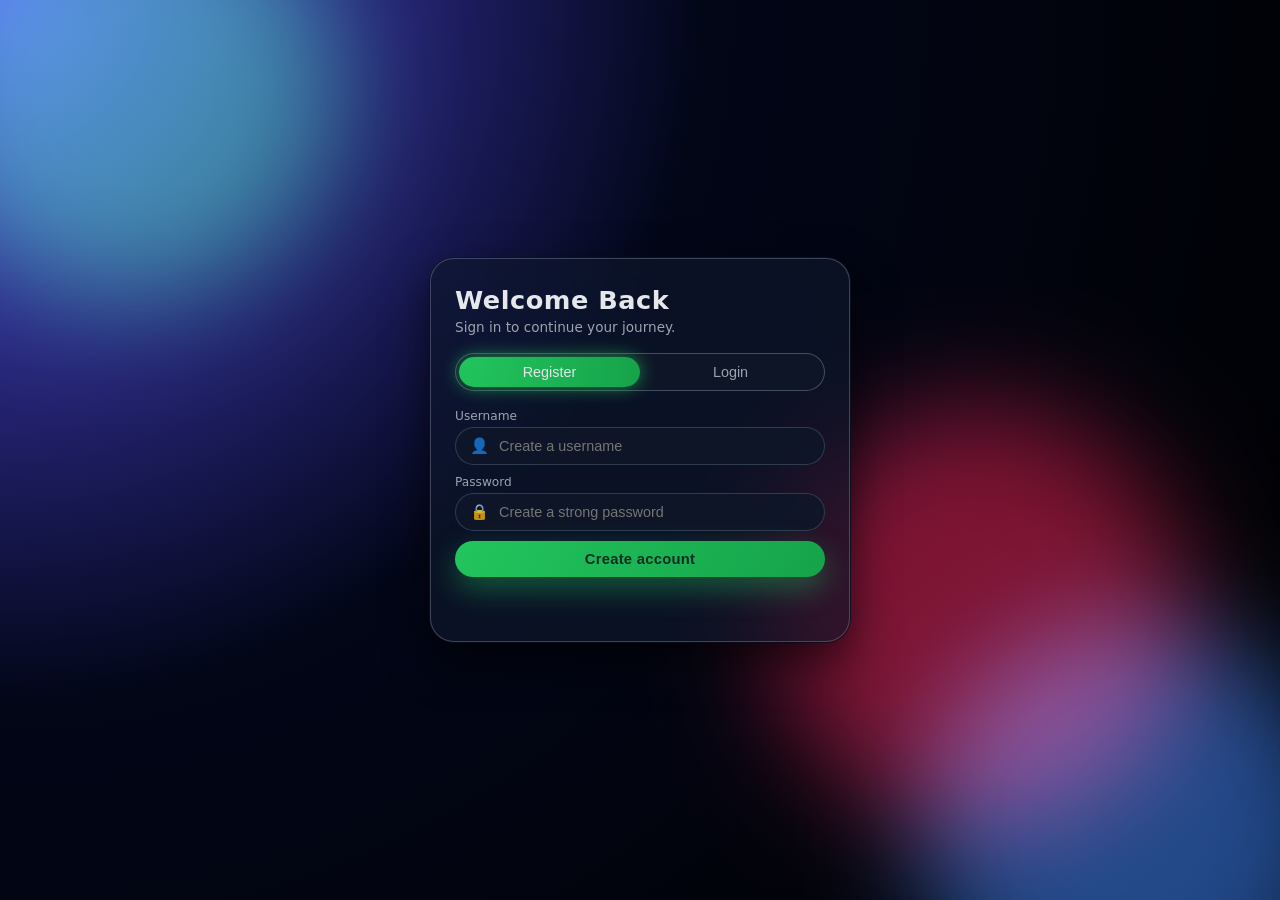
<file: index.html>
<!DOCTYPE html>
<html lang="en">
<head>
  <meta charset="UTF-8" />
  <meta name="viewport" content="width=device-width, initial-scale=1.0" />
  <title>Animated Auth | Level 2</title>
  <link rel="stylesheet" href="style.css" />
</head>
<body>
  <!-- animated background blobs -->
  <div class="bg-blob bg-blob-1"></div>
  <div class="bg-blob bg-blob-2"></div>
  <div class="bg-blob bg-blob-3"></div>

  <main class="center-wrapper">
    <section class="card" id="authCard">
      <div class="card-header">
        <h1>Welcome Back</h1>
        <p>Sign in to continue your journey.</p>
      </div>

      <div class="tabs">
        <button id="registerTab" class="tab active">Register</button>
        <button id="loginTab" class="tab">Login</button>
      </div>

      <!-- REGISTER FORM -->
      <form id="registerForm" class="form active-form" autocomplete="off">
        <div class="field">
          <label for="regUsername">Username</label>
          <div class="input-wrapper">
            <span class="icon">👤</span>
            <input type="text" id="regUsername" placeholder="Create a username" required />
          </div>
        </div>

        <div class="field">
          <label for="regPassword">Password</label>
          <div class="input-wrapper">
            <span class="icon">🔒</span>
            <input type="password" id="regPassword" placeholder="Create a strong password" required />
          </div>
        </div>

        <button type="submit" class="btn primary" data-ripple>
          Create account
        </button>
      </form>

      <!-- LOGIN FORM -->
      <form id="loginForm" class="form" autocomplete="off">
        <div class="field">
          <label for="loginUsername">Username</label>
          <div class="input-wrapper">
            <span class="icon">👤</span>
            <input type="text" id="loginUsername" placeholder="Enter your username" required />
          </div>
        </div>

        <div class="field">
          <label for="loginPassword">Password</label>
          <div class="input-wrapper">
            <span class="icon">🔑</span>
            <input type="password" id="loginPassword" placeholder="Enter your password" required />
          </div>
        </div>

        <button type="submit" class="btn primary" data-ripple>
          Login
        </button>
      </form>

      <p id="message"></p>

      <!-- SECURED PAGE INSIDE CARD -->
      <div id="securePage" class="secure hidden">
        <h2 id="secureTitle">Welcome!</h2>
        <p class="secure-text">
          You’ve unlocked the <span>secured zone</span>.  
          This area is only visible after successful login.
        </p>
        <button id="logoutBtn" class="btn ghost" data-ripple>Logout</button>
      </div>
    </section>
  </main>

  <script src="script.js"></script>
</body>
</html>
</file>
<file: style.css>
/* ===== base ===== */
*,
*::before,
*::after {
  box-sizing: border-box;
}

:root {
  --glass-bg: rgba(15, 23, 42, 0.7);
  --glass-border: rgba(148, 163, 184, 0.35);
  --accent: #22c55e;
  --accent-soft: rgba(34, 197, 94, 0.25);
  --danger: #f97373;
  --text-main: #e5e7eb;
  --text-muted: #9ca3af;
}

html,
body {
  margin: 0;
  padding: 0;
  height: 100%;
  font-family: system-ui, -apple-system, BlinkMacSystemFont, "Segoe UI", sans-serif;
  color: var(--text-main);
}

/* ===== animated background ===== */
body {
  background: radial-gradient(circle at top left, #4f46e5 0, #020617 45%, #000 100%);
  overflow: hidden;
}

.bg-blob {
  position: fixed;
  width: 420px;
  height: 420px;
  border-radius: 50%;
  filter: blur(55px);
  opacity: 0.55;
  pointer-events: none;
  mix-blend-mode: screen;
  animation: float 18s infinite alternate ease-in-out;
}

.bg-blob-1 {
  background: #22c55e;
  top: -120px;
  left: -80px;
}

.bg-blob-2 {
  background: #3b82f6;
  bottom: -140px;
  right: -60px;
  animation-delay: 2s;
}

.bg-blob-3 {
  background: #e11d48;
  top: 45%;
  left: 60%;
  animation-delay: 4s;
}

@keyframes float {
  0% {
    transform: translate3d(0, 0, 0) scale(1);
  }
  100% {
    transform: translate3d(50px, -40px, 0) scale(1.15);
  }
}

/* ===== layout ===== */
.center-wrapper {
  position: relative;
  z-index: 1;
  min-height: 100vh;
  display: flex;
  align-items: center;
  justify-content: center;
  padding: 20px;
}

/* ===== card ===== */
.card {
  width: 100%;
  max-width: 420px;
  padding: 26px 24px 24px;
  background: var(--glass-bg);
  border-radius: 24px;
  border: 1px solid var(--glass-border);
  box-shadow:
    0 18px 45px rgba(0, 0, 0, 0.6),
    0 0 0 1px rgba(15, 23, 42, 0.9);
  backdrop-filter: blur(18px) saturate(140%);
  transform-style: preserve-3d;
  animation: cardFadeIn 0.9s ease-out forwards;
}

@keyframes cardFadeIn {
  from {
    opacity: 0;
    transform: translateY(24px) scale(0.96);
  }
  to {
    opacity: 1;
    transform: translateY(0) scale(1);
  }
}

/* tilt hover / touch – default state */
.card.tilt {
  transition: transform 0.12s ease-out;
}

/* ===== header ===== */
.card-header h1 {
  margin: 0 0 4px;
  font-size: 1.6rem;
  letter-spacing: 0.02em;
}

.card-header p {
  margin: 0 0 18px;
  font-size: 0.85rem;
  color: var(--text-muted);
}

/* ===== tabs ===== */
.tabs {
  display: flex;
  padding: 3px;
  margin-bottom: 18px;
  background: rgba(15, 23, 42, 0.9);
  border-radius: 999px;
  border: 1px solid rgba(148, 163, 184, 0.4);
}

.tab {
  flex: 1;
  border: none;
  background: transparent;
  color: var(--text-muted);
  font-size: 0.9rem;
  padding: 7px 0;
  border-radius: 999px;
  cursor: pointer;
  position: relative;
  transition: all 0.2s ease;
}

.tab.active {
  color: #e5e7eb;
  background: radial-gradient(circle at top left, #22c55e, #16a34a);
  box-shadow: 0 0 18px rgba(34, 197, 94, 0.7);
}

/* ===== forms ===== */
.form {
  display: none;
  gap: 10px;
  flex-direction: column;
}

.form.active-form {
  display: flex;
  animation: fadeInUp 0.25s ease-out;
}

@keyframes fadeInUp {
  from {
    opacity: 0;
    transform: translateY(6px);
  }
  to {
    opacity: 1;
    transform: translateY(0);
  }
}

.field {
  display: flex;
  flex-direction: column;
  gap: 4px;
}

.field label {
  font-size: 0.76rem;
  color: var(--text-muted);
}

.input-wrapper {
  position: relative;
  display: flex;
  align-items: center;
  background: rgba(15, 23, 42, 0.9);
  border-radius: 999px;
  border: 1px solid rgba(51, 65, 85, 0.9);
  padding: 0 14px;
  transition: border 0.18s ease, box-shadow 0.18s ease, background 0.18s ease;
}

.input-wrapper:focus-within {
  border-color: var(--accent);
  background: rgba(15, 23, 42, 0.95);
  box-shadow: 0 0 0 1px var(--accent-soft), 0 0 18px var(--accent-soft);
}

.input-wrapper .icon {
  font-size: 0.95rem;
  opacity: 0.85;
  margin-right: 6px;
}

.input-wrapper input {
  flex: 1;
  border: none;
  background: transparent;
  padding: 10px 4px;
  color: var(--text-main);
  font-size: 0.9rem;
  outline: none;
}

/* ===== buttons ===== */
.btn {
  position: relative;
  display: inline-flex;
  justify-content: center;
  align-items: center;
  border-radius: 999px;
  border: none;
  padding: 10px 14px;
  width: 100%;
  font-size: 0.92rem;
  font-weight: 600;
  letter-spacing: 0.02em;
  cursor: pointer;
  overflow: hidden;
  transform: translateZ(0);
  transition: transform 0.12s ease, box-shadow 0.12s ease, background 0.12s ease;
}

.btn.primary {
  background: linear-gradient(120deg, #22c55e, #16a34a);
  color: #022c22;
  box-shadow: 0 12px 30px rgba(34, 197, 94, 0.4);
}

.btn.primary:hover {
  transform: translateY(-1px);
  box-shadow: 0 16px 38px rgba(34, 197, 94, 0.55);
}

.btn.primary:active {
  transform: translateY(1px) scale(0.98);
  box-shadow: 0 8px 18px rgba(34, 197, 94, 0.4);
}

.btn.ghost {
  background: transparent;
  border: 1px solid rgba(148, 163, 184, 0.7);
  color: var(--text-main);
}

.btn.ghost:hover {
  background: rgba(15, 23, 42, 0.9);
}

/* ripple */
.btn::after {
  content: "";
  position: absolute;
  width: 0;
  height: 0;
  border-radius: 999px;
  background: rgba(255, 255, 255, 0.32);
  transform: translate(-50%, -50%);
  pointer-events: none;
}

/* ===== messages & secure block ===== */
#message {
  min-height: 18px;
  margin-top: 10px;
  font-size: 0.8rem;
}

#message.error {
  color: var(--danger);
}

#message.success {
  color: #4ade80;
}

.secure {
  margin-top: 14px;
  padding: 12px 12px 6px;
  border-radius: 18px;
  background: radial-gradient(circle at top left, rgba(34, 197, 94, 0.18), rgba(15, 23, 42, 0.95));
  border: 1px solid rgba(34, 197, 94, 0.4);
  animation: fadeInUp 0.25s ease-out;
}

.secure h2 {
  margin: 0 0 6px;
  font-size: 1.1rem;
}

.secure-text {
  margin: 0 0 8px;
  font-size: 0.82rem;
  color: var(--text-muted);
}

.secure-text span {
  color: #bbf7d0;
  font-weight: 600;
}

.hidden {
  display: none;
}

/* ===== responsive ===== */
@media (max-width: 480px) {
  .card {
    padding: 22px 18px 18px;
    border-radius: 20px;
  }

  .card-header h1 {
    font-size: 1.4rem;
  }

  .tabs {
    font-size: 0.85rem;
  }
}
</file>
<file: login.css>
/* ===== base ===== */
*,
*::before,
*::after {
  box-sizing: border-box;
}

:root {
  --glass-bg: rgba(15, 23, 42, 0.7);
  --glass-border: rgba(148, 163, 184, 0.35);
  --accent: #22c55e;
  --accent-soft: rgba(34, 197, 94, 0.25);
  --danger: #f97373;
  --text-main: #e5e7eb;
  --text-muted: #9ca3af;
}

html,
body {
  margin: 0;
  padding: 0;
  height: 100%;
  font-family: system-ui, -apple-system, BlinkMacSystemFont, "Segoe UI", sans-serif;
  color: var(--text-main);
}

/* ===== animated background ===== */
body {
  background: radial-gradient(circle at top left, #4f46e5 0, #020617 45%, #000 100%);
  overflow: hidden;
}

.bg-blob {
  position: fixed;
  width: 420px;
  height: 420px;
  border-radius: 50%;
  filter: blur(55px);
  opacity: 0.55;
  pointer-events: none;
  mix-blend-mode: screen;
  animation: float 18s infinite alternate ease-in-out;
}

.bg-blob-1 {
  background: #22c55e;
  top: -120px;
  left: -80px;
}

.bg-blob-2 {
  background: #3b82f6;
  bottom: -140px;
  right: -60px;
  animation-delay: 2s;
}

.bg-blob-3 {
  background: #e11d48;
  top: 45%;
  left: 60%;
  animation-delay: 4s;
}

@keyframes float {
  0% {
    transform: translate3d(0, 0, 0) scale(1);
  }
  100% {
    transform: translate3d(50px, -40px, 0) scale(1.15);
  }
}

/* ===== layout ===== */
.center-wrapper {
  position: relative;
  z-index: 1;
  min-height: 100vh;
  display: flex;
  align-items: center;
  justify-content: center;
  padding: 20px;
}

/* ===== card ===== */
.card {
  width: 100%;
  max-width: 420px;
  padding: 26px 24px 24px;
  background: var(--glass-bg);
  border-radius: 24px;
  border: 1px solid var(--glass-border);
  box-shadow:
    0 18px 45px rgba(0, 0, 0, 0.6),
    0 0 0 1px rgba(15, 23, 42, 0.9);
  backdrop-filter: blur(18px) saturate(140%);
  transform-style: preserve-3d;
  animation: cardFadeIn 0.9s ease-out forwards;
}

@keyframes cardFadeIn {
  from {
    opacity: 0;
    transform: translateY(24px) scale(0.96);
  }
  to {
    opacity: 1;
    transform: translateY(0) scale(1);
  }
}

/* tilt hover / touch – default state */
.card.tilt {
  transition: transform 0.12s ease-out;
}

/* ===== header ===== */
.card-header h1 {
  margin: 0 0 4px;
  font-size: 1.6rem;
  letter-spacing: 0.02em;
}

.card-header p {
  margin: 0 0 18px;
  font-size: 0.85rem;
  color: var(--text-muted);
}

/* ===== tabs ===== */
.tabs {
  display: flex;
  padding: 3px;
  margin-bottom: 18px;
  background: rgba(15, 23, 42, 0.9);
  border-radius: 999px;
  border: 1px solid rgba(148, 163, 184, 0.4);
}

.tab {
  flex: 1;
  border: none;
  background: transparent;
  color: var(--text-muted);
  font-size: 0.9rem;
  padding: 7px 0;
  border-radius: 999px;
  cursor: pointer;
  position: relative;
  transition: all 0.2s ease;
}

.tab.active {
  color: #e5e7eb;
  background: radial-gradient(circle at top left, #22c55e, #16a34a);
  box-shadow: 0 0 18px rgba(34, 197, 94, 0.7);
}

/* ===== forms ===== */
.form {
  display: none;
  gap: 10px;
  flex-direction: column;
}

.form.active-form {
  display: flex;
  animation: fadeInUp 0.25s ease-out;
}

@keyframes fadeInUp {
  from {
    opacity: 0;
    transform: translateY(6px);
  }
  to {
    opacity: 1;
    transform: translateY(0);
  }
}

.field {
  display: flex;
  flex-direction: column;
  gap: 4px;
}

.field label {
  font-size: 0.76rem;
  color: var(--text-muted);
}

.input-wrapper {
  position: relative;
  display: flex;
  align-items: center;
  background: rgba(15, 23, 42, 0.9);
  border-radius: 999px;
  border: 1px solid rgba(51, 65, 85, 0.9);
  padding: 0 14px;
  transition: border 0.18s ease, box-shadow 0.18s ease, background 0.18s ease;
}

.input-wrapper:focus-within {
  border-color: var(--accent);
  background: rgba(15, 23, 42, 0.95);
  box-shadow: 0 0 0 1px var(--accent-soft), 0 0 18px var(--accent-soft);
}

.input-wrapper .icon {
  font-size: 0.95rem;
  opacity: 0.85;
  margin-right: 6px;
}

.input-wrapper input {
  flex: 1;
  border: none;
  background: transparent;
  padding: 10px 4px;
  color: var(--text-main);
  font-size: 0.9rem;
  outline: none;
}

/* ===== buttons ===== */
.btn {
  position: relative;
  display: inline-flex;
  justify-content: center;
  align-items: center;
  border-radius: 999px;
  border: none;
  padding: 10px 14px;
  width: 100%;
  font-size: 0.92rem;
  font-weight: 600;
  letter-spacing: 0.02em;
  cursor: pointer;
  overflow: hidden;
  transform: translateZ(0);
  transition: transform 0.12s ease, box-shadow 0.12s ease, background 0.12s ease;
}

.btn.primary {
  background: linear-gradient(120deg, #22c55e, #16a34a);
  color: #022c22;
  box-shadow: 0 12px 30px rgba(34, 197, 94, 0.4);
}

.btn.primary:hover {
  transform: translateY(-1px);
  box-shadow: 0 16px 38px rgba(34, 197, 94, 0.55);
}

.btn.primary:active {
  transform: translateY(1px) scale(0.98);
  box-shadow: 0 8px 18px rgba(34, 197, 94, 0.4);
}

.btn.ghost {
  background: transparent;
  border: 1px solid rgba(148, 163, 184, 0.7);
  color: var(--text-main);
}

.btn.ghost:hover {
  background: rgba(15, 23, 42, 0.9);
}

/* ripple */
.btn::after {
  content: "";
  position: absolute;
  width: 0;
  height: 0;
  border-radius: 999px;
  background: rgba(255, 255, 255, 0.32);
  transform: translate(-50%, -50%);
  pointer-events: none;
}

/* ===== messages & secure block ===== */
#message {
  min-height: 18px;
  margin-top: 10px;
  font-size: 0.8rem;
}

#message.error {
  color: var(--danger);
}

#message.success {
  color: #4ade80;
}

.secure {
  margin-top: 14px;
  padding: 12px 12px 6px;
  border-radius: 18px;
  background: radial-gradient(circle at top left, rgba(34, 197, 94, 0.18), rgba(15, 23, 42, 0.95));
  border: 1px solid rgba(34, 197, 94, 0.4);
  animation: fadeInUp 0.25s ease-out;
}

.secure h2 {
  margin: 0 0 6px;
  font-size: 1.1rem;
}

.secure-text {
  margin: 0 0 8px;
  font-size: 0.82rem;
  color: var(--text-muted);
}

.secure-text span {
  color: #bbf7d0;
  font-weight: 600;
}

.hidden {
  display: none;
}

/* ===== responsive ===== */
@media (max-width: 480px) {
  .card {
    padding: 22px 18px 18px;
    border-radius: 20px;
  }

  .card-header h1 {
    font-size: 1.4rem;
  }

  .tabs {
    font-size: 0.85rem;
  }
}
</file>
